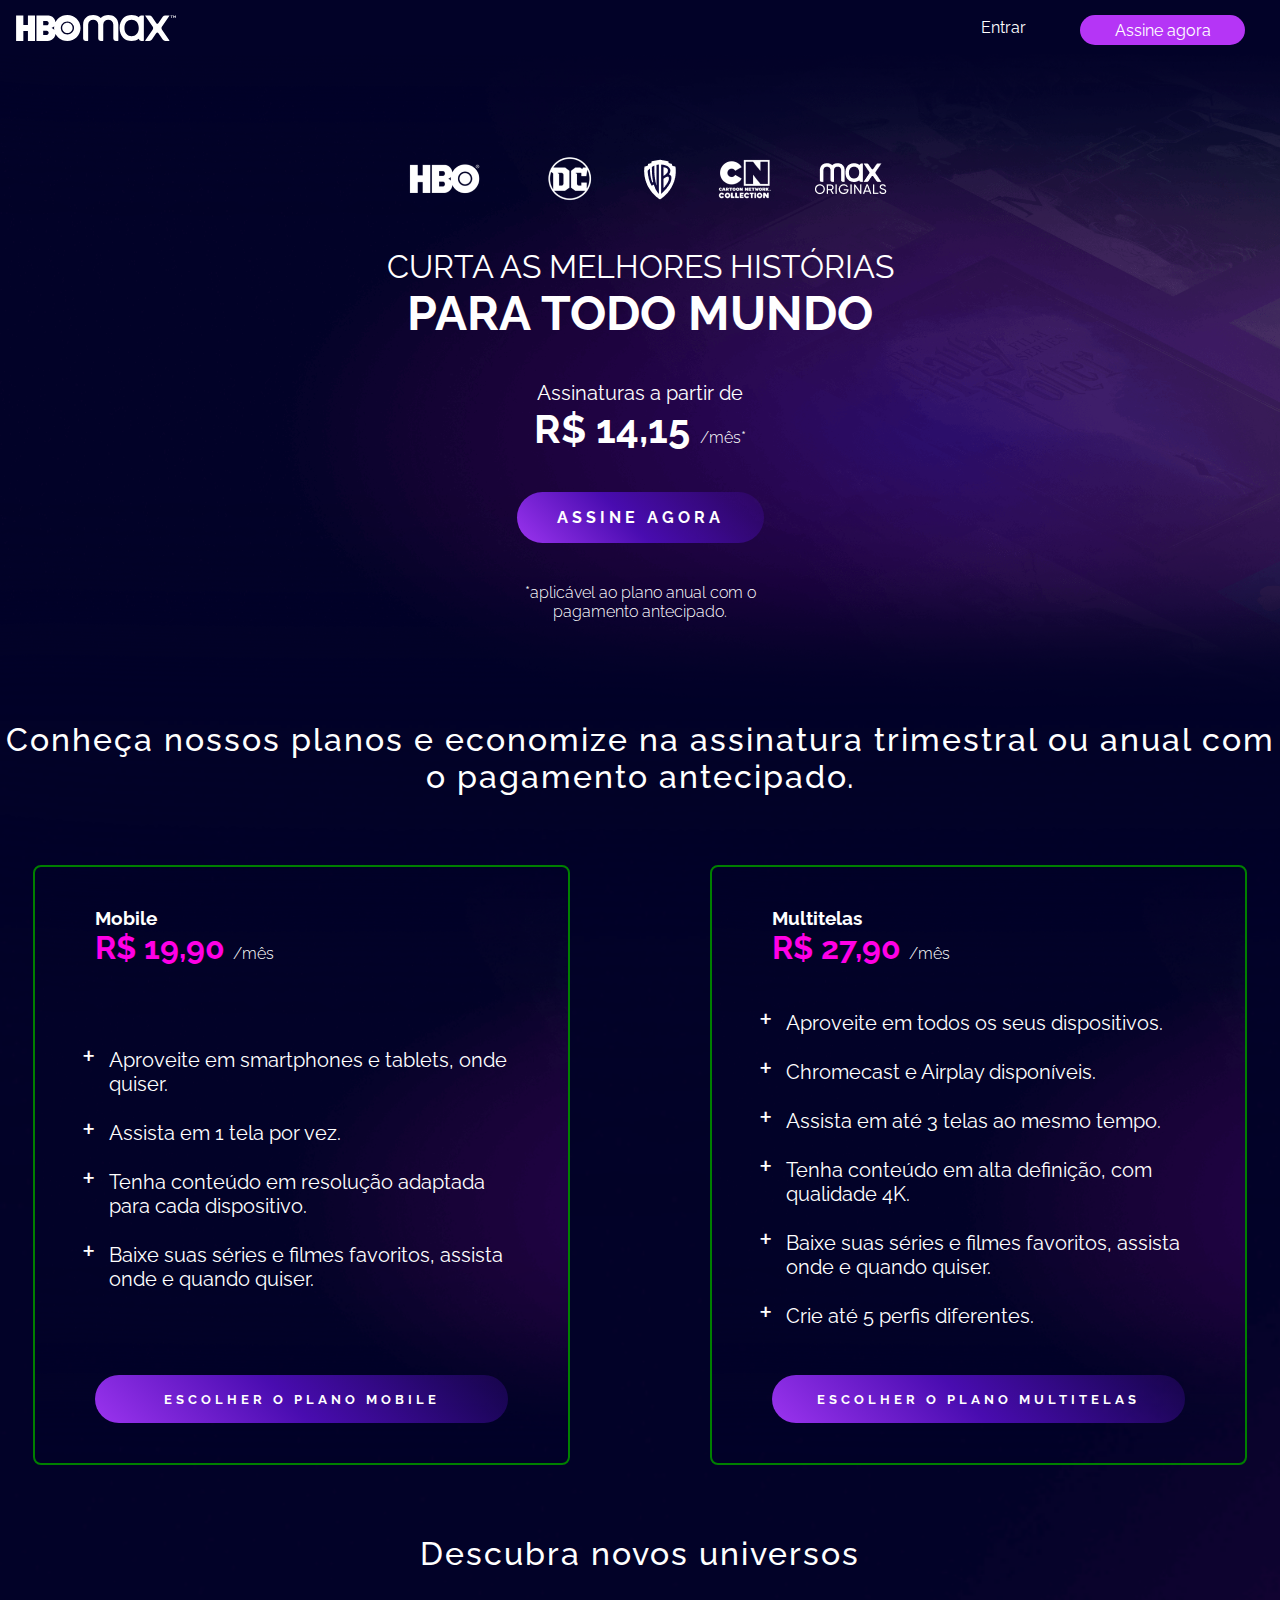
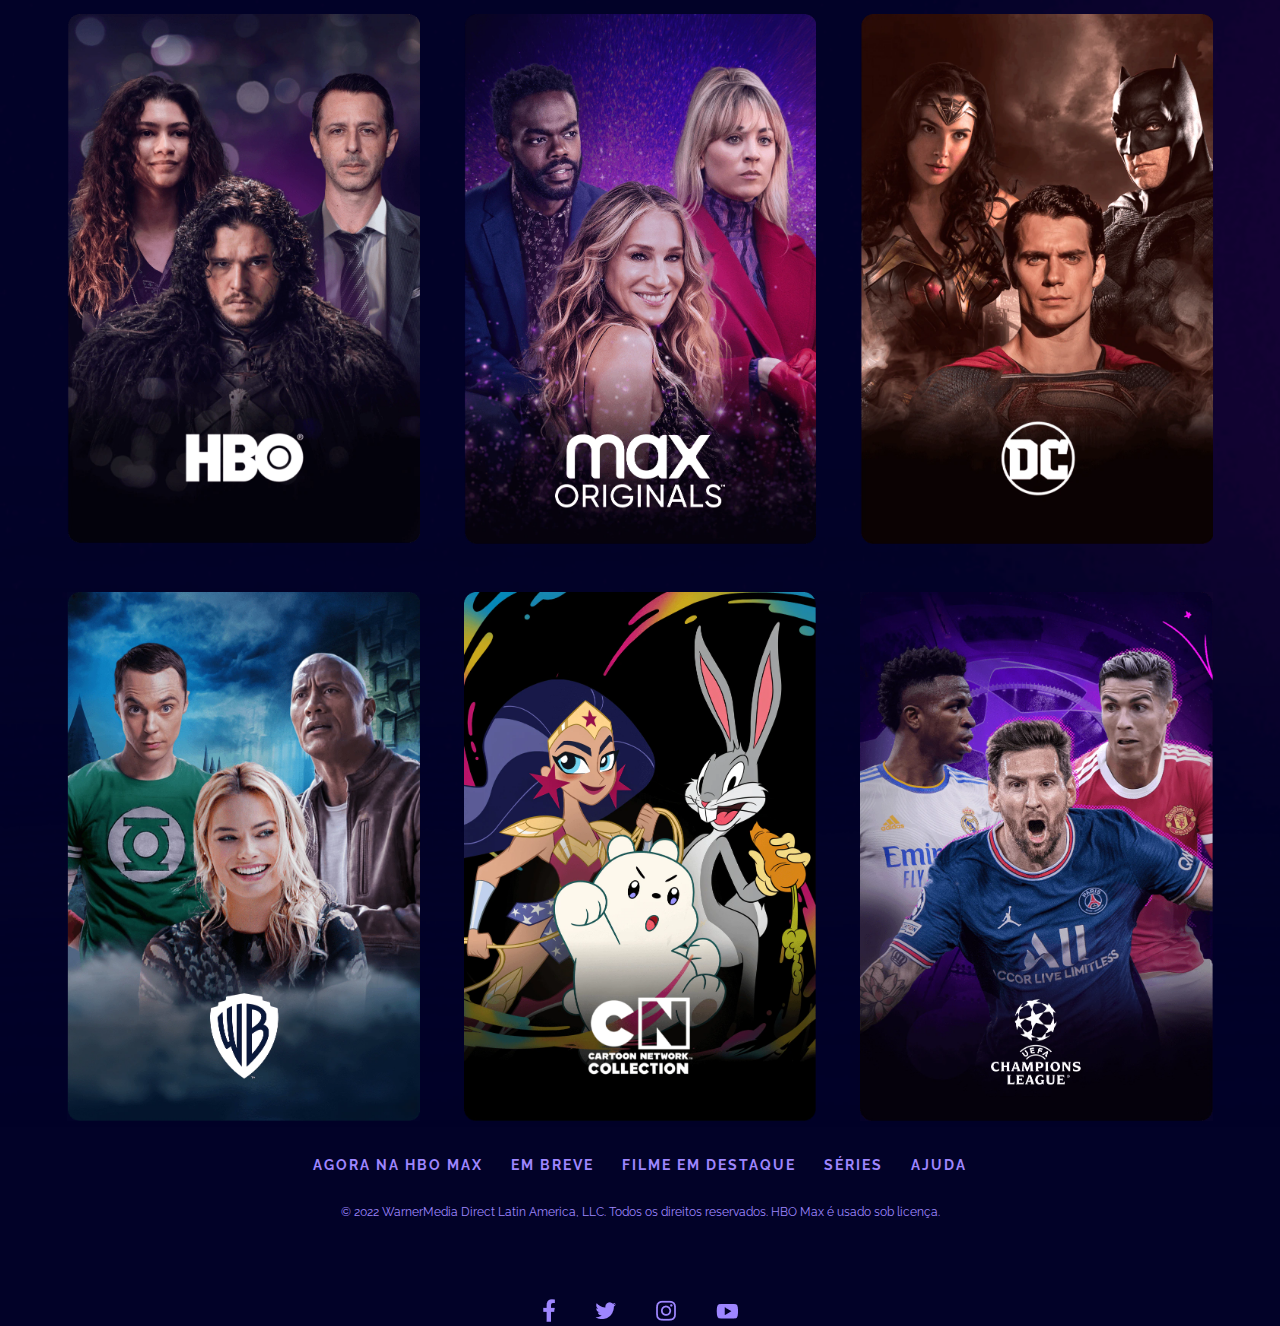
<file: index.html>
<!DOCTYPE html>
<html lang="pt-br">
<head>
    <meta charset="UTF-8">
    <meta name="viewport" content="width=device-width, initial-scale=1.0">
    <title>Clonando a Pagina do HBO MAX</title>
    <link rel="stylesheet" href="./assets/css/style.css">
    <link rel="stylesheet" href="./assets/css/reset.css">
    <link rel="stylesheet" href="./assets/css/responsivo.css">
    <link rel="shortcut icon" href="./assets/images/hbo_max_followup_logo.jpg" type="image/x-icon">
    <link rel="preconnect" href="https://fonts.googleapis.com">
    <link rel="preconnect" href="https://fonts.gstatic.com" crossorigin>
    <link href="https://fonts.googleapis.com/css2?family=Quicksand:wght@300;400;500;600;700&family=Raleway:wght@300;400;500;700&display=swap" rel="stylesheet">
    
</head>
<body>
   
        <menu class="menu">
            <a href="index.html" class="menu_logo">
                <img src="./assets/images/hbo-logo.svg" alt="logotipo HBO MAX" width="200px" class="menu_logo_image">
            </a>
            <div  class="button_menu">
                <a href="entrar.html" target="_blank" id="button_login">Entrar</a>
                <a href="#assinatura" id="button_assinatura">Assine agora</a>
            </div>

        </menu>
        <header class="header"> 
        <div class="headercontent">
            <div class="header_channels">
                <img class="header_channel" src="./assets/images/hbo.png" alt="HBO">
                <img  class="header_channel" src="./assets/images/dc.png" alt="DC">
                <img  class="header_channel" src="./assets/images/wb.png" alt="Wanner Bros">
                <img  class="header_channel" src="./assets/images/cartoon-network_neutral.png" alt="Cartoon Network">
                <img  class="header_channel" src="./assets/images/max_originals.png" alt="Max Originals">
            </div>
            <h1 class="header_title">
                <span class="header_title_light">
                    Curta as Melhores Histórias
                </span>
                Para Todo  Mundo
            </h1>
            
            <div class="offer">
                <p>Assinaturas a partir de</p>
                <p class="offer_price">R$ 14,15 
                <span class="offer_price_small">
                     /mês*
                </span>
                </p>
            </div>
             <a href="#assinatura" class=" button button_gradient header_button">Assine agora</a>
            <p class="text_small">
                *aplicável ao plano anual com o pagamento antecipado.
            </p>
        </div> 
    </header>

    <main>
        
        <section id="assinatura" class="assinatura">
            <div class="container">
                <h2 class="title">
                    Conheça nossos planos e economize na assinatura trimestral ou anual
                    com o pagamento antecipado.
                </h2>
                <div class="planos_assinaturas">
                    <div class="assinatura_cards">
                        <div class="planos">
                             <h3>Mobile</h3>
                             <p class="assinatura_price">
                                R$ 19,90
                                <span class="text_small">
                                     /mês
                                </span>
                             </p>
                        </div>
                        <ul class="subscription_goals">
                            <li class="assinatura_description">
                                Aproveite em smartphones e tablets, onde quiser.
                            </li>
                            <li class="assinatura_description">
                                Assista em 1 tela por vez.
                            </li>
                            <li class="assinatura_description">
                                Tenha conteúdo em resolução adaptada para cada dispositivo.
                            </li>
                            <li class="assinatura_description">
                                Baixe suas séries e filmes favoritos, assista onde e quando
                    quiser.
                            </li>
                        </ul>
                        <button class="button button_gradient">Escolher o Plano Mobile</button>
                    </div>
                    
                     <div class="assinatura_cards"> 
                      <div class="planos">
                          <h3>Multitelas</h3>
                          <p class="assinatura_price">
                            R$ 27,90
                             <span class="text_small">/mês</span>
                          </p>
                      </div>
                      <ul class="subscription_goals">
                        <li class="assinatura_description"> Aproveite em todos os seus dispositivos.</li>
                        <li class="assinatura_description">Chromecast e Airplay disponíveis.
                        </li>
                        <li class="assinatura_description">Assista em até 3 telas ao mesmo tempo.</li>
                        <li class=" assinatura_description">Tenha conteúdo em alta definição, com qualidade 4K.</li>
                        <li class="assinatura_description">Baixe suas séries e filmes favoritos, assista onde e quando
                            quiser.</li>
                        <li class="assinatura_description">Crie até 5 perfis diferentes.</li>
                      </ul>
                      <button class="button button_gradient">Escolher o Plano Multitelas</button>
                     </div>
                   
                </div>

            </div>

        </section>
        <section id="contents" class=" contentscontainer">
            <h2 class="title">Descubra novos universos</h2>
            <div class="contents_container">
                <div class="contents_card">
                    <img class="contents_image" src="./assets/images/hbo-default_0.webp" alt="HBO">
                </div>
                <div class="contents_card">
                    <img class="contents_image" src="./assets/images/MAX-Default.webp" alt="Max Originals">
                </div>
                <div class="contents_card">
                    <img class="contents_image" src="./assets/images/DC_Default.webp" alt="DC">
                </div>
                <div class="contents_card">
                    <img class="contents_image" src="./assets/images/WB-Default.webp" alt="Warner Bros">
                </div>
                <div class="contents_card">
                    <img class="contents_image" src="./assets/images/CN-Default.webp" alt="Cartoon Network">
                </div>
                <div class="contents_card">
                    <img class="contents_image" src="./assets/images/UCL-Default.webp" alt="UEFA Chapions League">
                </div>
                
            </div>
        </section>
    </main>
    <footer class="footer_container">
        <div class="footer"> 
        <a class="footer_link" href="https://www.hbomax.com/br/pt/sitemap"target="_blank" >
            agora na HBO MAX
        </a>
        <a class="footer_link" href="https://www.hbomax.com/br/pt/coming-soon"target="_blank" >
            em breve
        </a>
        <a class="footer_link" href="https://www.hbomax.com/br/pt/feature"target="_blank" >
            filme em destaque
        </a>
        <a class="footer_link" href="https://www.hbomax.com/br/pt/series"target="_blank" >
            séries
        </a>
        <a class="footer_link" href="https://help.hbomax.com/br" target="_blank">
            ajuda
        </a>
        </div>
        <p class="footer_p">© 2022 WarnerMedia Direct Latin America, LLC. Todos os direitos
            reservados. HBO Max é usado sob licença.</p>
        <div class="footersocialmedia">
              <a href="https://www.facebook.com/HBOMaxBr/"target="_blank" >
                <img src="./assets/images/fb_0.png" class="footersociallink"  alt="Icone do Facebook">
              </a>
              <a href="https://www.twitter.com/HBOMaxBr/" target="_blank">
                <img src="./assets/images/twitter_0.png" class="footersociallink" alt="Icone do Twitter">
              </a>
              <a href="https://www.instagram.com/HBOMaxBr/"target="_blank" >
                <img src="./assets/images/instagram_0.png" class="footersociallink"  alt="Icone do Instagram">
              </a>
              <a href="https://www.youtube.com/HBOMaxBr/" target="_blank">
                <img src="./assets/images/youtube_0.png" class="footersociallink"  alt="Icone do Youtube">
              </a>
        </div>
    </footer>

</body>
</html>
</file>
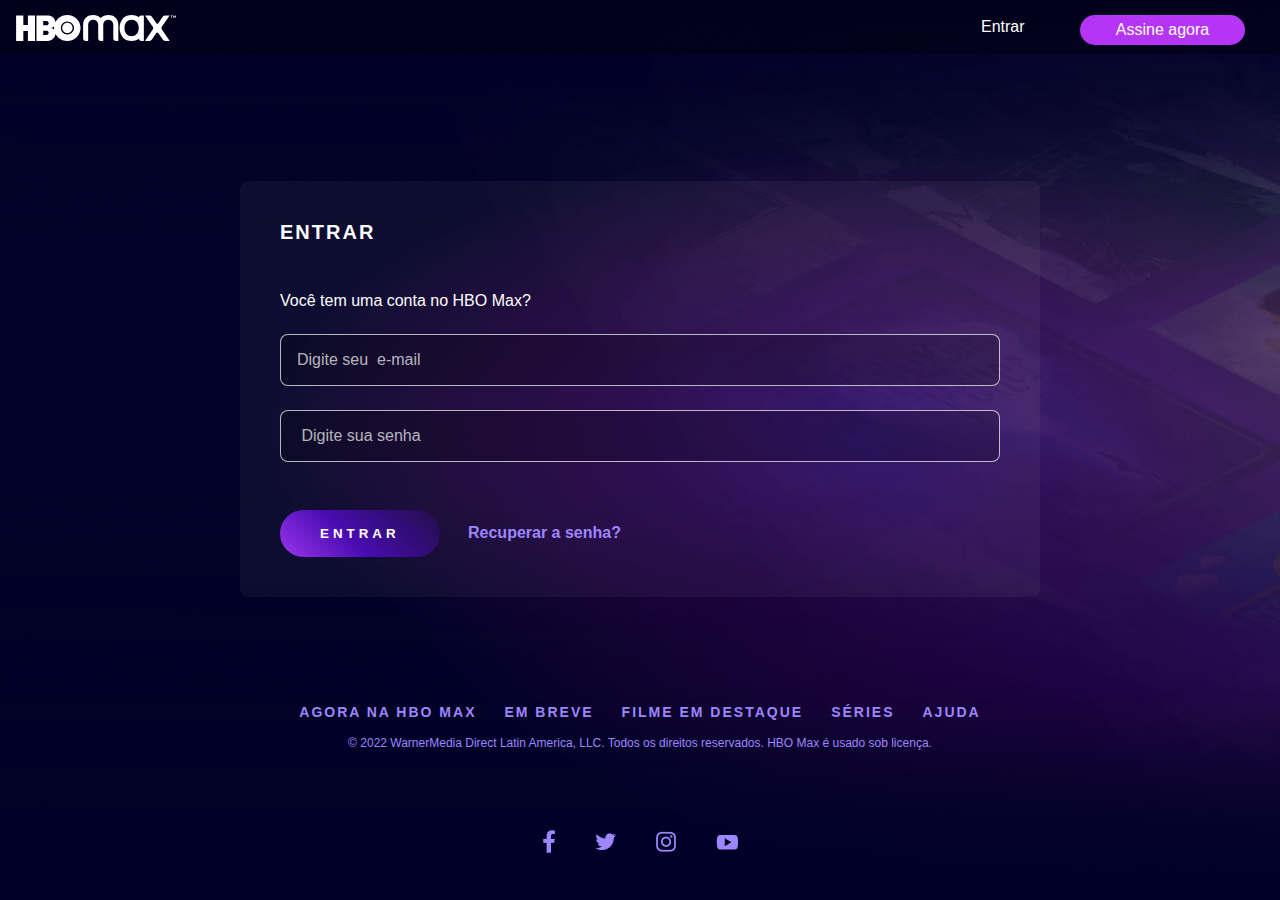
<file: entrar.html>
<!DOCTYPE html>
<html lang="pt-br">
<head>
    <meta charset="UTF-8">
    <meta name="viewport" content="width=device-width, initial-scale=1.0">
    <link rel="stylesheet" href="./assets/css/entrar.css">
    <link rel="shortcut icon" href="./assets/images/UCL-Hover.webp" type="image/x-icon">
    <title>HBO Login</title>
</head>
<body>
    <menu class="menu">
            <a href="index.html" class="menu_logo">
                <img src="./assets/images/hbo-logo.svg" alt="logotipo HBO MAX" width="200px" class="menu_logo_image">
            </a>
            <div class="button_menu">
                <a href="entrar.html"  id="button_login">Entrar</a>
                <a href="#assinatura" id="button_assinatura">Assine agora</a>
            </div>

        
    </menu>
    <main class="container">
        <form action="" class="login">
            <h1 class="login_title">Entrar</h1>
            <label for="" class="login_label">Você tem uma conta no HBO Max?</label>
            <input type="email" name="e-mail" id="email" class="login_campo" placeholder="Digite seu  e-mail">
            <input type="password" name="password" id="password"class="login_campo"  placeholder=" Digite sua senha" minlength="8">
            <div class="login_actions">
            <button type="submit" class="button button_gradient">Entrar</button>
            <a href="#" class="login_link">Recuperar a senha?</a>
             </div>

        </form>

    </main>
    <footer>
        <footer class="footer_container">
            <div class="footer"> 
            <a class="footer_link" href="https://www.hbomax.com/br/pt/sitemap"target="_blank" >
                agora na HBO MAX
            </a>
            <a class="footer_link" href="https://www.hbomax.com/br/pt/coming-soon"target="_blank" >
                em breve
            </a>
            <a class="footer_link" href="https://www.hbomax.com/br/pt/feature"target="_blank" >
                filme em destaque
            </a>
            <a class="footer_link" href="https://www.hbomax.com/br/pt/series"target="_blank" >
                séries
            </a>
            <a class="footer_link" href="https://help.hbomax.com/br" target="_blank">
                ajuda
            </a>
            </div>
            <p class="footer_p">© 2022 WarnerMedia Direct Latin America, LLC. Todos os direitos
                reservados. HBO Max é usado sob licença.</p>
            <div class="footersocialmedia">
                  <a href="https://www.facebook.com/HBOMaxBr/"target="_blank" >
                    <img src="./assets/images/fb_0.png" class="footersociallink"  alt="Icone do Facebook">
                  </a>
                  <a href="https://www.twitter.com/HBOMaxBr/" target="_blank">
                    <img src="./assets/images/twitter_0.png" class="footersociallink" alt="Icone do Twitter">
                  </a>
                  <a href="https://www.instagram.com/HBOMaxBr/"target="_blank" >
                    <img src="./assets/images/instagram_0.png" class="footersociallink"  alt="Icone do Instagram">
                  </a>
                  <a href="https://www.youtube.com/HBOMaxBr/" target="_blank">
                    <img src="./assets/images/youtube_0.png" class="footersociallink"  alt="Icone do Youtube">
                  </a>
            </div>
        </footer>
    
    </footer>
</body>
</html>
</file>
<file: assets/css/style.css>
@import url("./reset.css");



:root {
  --primary-color: #020228;
  --secondary-color: #ff00e5;
  --tertiary-color: #b535f6;
  --btn-bg-color-gradient: linear-gradient(
    45deg,
    #9b34ef 0%,
    #490cb0 20%,
    transparent 50%
  );
  --btn-link-bg-color: #fff;
  --btn-link-color: #000;
  --card-bg-color: linear-gradient(0deg, transparent, #3b1e63);
  --divider-bg-color: linear-gradient(
    90deg,
    #5516ba,
    rgba(255, 0, 229, 0.5) 80%
  );
  --nav-bg-color: rgba(0, 0, 0, 0.3);
  --text-color: #fff;
  --link-color: #9e86ff;
  --form-bg-color: rgba(211, 211, 211, 0.06);
  --form-field-bg-color: rgba(0, 0, 0, 0.2);
  --form-field-border: 1px solid rgba(255, 255, 255, 0.7);
  --form-field-placeholder: rgba(255, 255, 255, 0.7);
  --form-field-error: rgb(255, 76, 76);

  scroll-behavior: smooth;
}



 /********************MENU***********************************/  
 

.menu {
  width: 100%;
  padding: 20px 16px;
  margin:20px 40px 50px 90px;
  position: fixed;
  top: 0;
  display: flex;
  justify-content: space-between;
  align-items: center;
  background-color: var(--nav-bg-color);
  z-index: 1;
}

.menu_logo {
  max-width: 160px;
  padding-top: 6px;
}

.menu_logo_image {
  width: 100%;
}
   /*********** BOTOES DO MENU***************/

.button_menu {
  width: 18em;
  display: flex;
  flex-direction: row;
  align-items: center;
  text-align: center;
  justify-content: space-between;
  padding: 10px 5px;
}
#button_login a {
  color: var(--text-color);
  text-decoration: none;
  font-family: "Raleway";
  text-transform: uppercase;
  font-size: 14px;
  font-weight: 700;
  letter-spacing: 2px;
}
#button_assinatura {
  width: 165px;
  height: 30px;
  border-radius: 18px;
  border: 0;
  padding: 6px 18px;
  margin: 8px 14px 3px 15px;
  background-color: var(--tertiary-color);
  border-color: var(--tertiary-color);
  
}

#button_assinatura:hover{
  background-color:var(--secondary-color);
  transform: scale(1.05);
}

   /********************HEADER***********************************/                                 
.header{
  position: relative;
  margin-top: 50px;
  padding: 100px 300px;
  background: linear-gradient(-45deg, #56125b, #0f0f10, #271e6e);
  background-size: 400% 400%;
  animation: gradient 10s ease infinite alternate;
  background:url("../images/background-movies-series.png")  no-repeat;

}
/*
.header::after{
  content: "";
  width: 100%;
  height: 100px;
  position:absolute;
  bottom: 0;
  
}
*/
.headercontent{
  margin: auto;
  display:flex;
  flex-direction: column;
  align-items: center;
  gap: 40px;
  padding: 0 40px;
}

.header_channels{
  display:flex;
  flex-wrap: wrap;
  justify-content: center;
  gap: 24px;
}

.header_channel{
  object-fit: contain;
  
}

.header_title{
  text-transform:uppercase;
  text-align: center;
  font-size: 3rem;
}

.header_title_light{
  display: block;
  font-weight: lighter;
  font-size: 2rem;
}

.header .text_small{
  max-width: 300px;
  text-align: center;
}

.header_button{
  animation: wiggle 1.2s linear infinite;
  cursor: pointer;
  
}
.button {
  padding: 16px 40px;
  background-color: var(--tertiary-color);
  border-radius: 500px;
  font-weight: 700;
  color: var(--text-color);
  text-transform: uppercase;
  text-decoration: none;
  letter-spacing: 4px;
  border: none;
  cursor: pointer;
}

.button.button_gradient {
  cursor: pointer;
  background: var(--btn-bg-color-gradient);
  outline: 3px solid transparent;
  transition: background 1s, outline 1s, transform 1s;
  background-size: 250%;
}

.button.button_gradient:hover {
  background-color: transparent;
  background-position: 100%;
  outline: 2px solid var(--secondary-color);
  transform: scale(1.05);
  
}


/*******************MAIN****************************************/



main{
  background: url("../images/background-movies-series.png") no-repeat;
  background-size: cover;
}
section{

scroll-margin-top: 80px;
}

.text_small {
  font-size: 1rem;
  font-weight: 300;
}

/********************DIVIDER***********************************/ 
/*
.divider{
  width: 70%;
  max-width: 700px;
  height: 5px;
  background: var(--divider-bg-color);
  
}*/

.offer{
  text-align: center;
  font-size: 1.25rem;
}

.offer_price{
  font-family: "Raleway", sans-serif;
  font-size: 2.5rem;
  font-weight: bold;

}

.offer_price_small{
  font-size: 1rem;
  font-weight: 300;
}

.title {
  font-size: 2rem;
  font-weight: 500;
  display: flex;
  justify-content: center;
  text-align: center;
  letter-spacing: 2px;
  
  
}

/********************PLANOS  ASSINATURAS **********************************/ 

.assinatura{
  margin: 0px 3px 0px 3px;
}



.planos_assinaturas{
  display: flex;
  justify-content: space-around;
  gap: 80px;
  margin: 40px 0;
  perspective: 2000px;
  perspective-origin: top;
  
  
  }

.plano{
    display: flex;
    justify-content: space-between;
    font-size: 1.25rem;
    margin-bottom: 16px;
    
  }

.assinatura_cards{
  border:  2px solid green;
  background-color: var(--card-bg-color);
  padding: 40px 60px;
  margin: 30px 30px;
  border-radius: 8px;
  display: flex;
  min-height: 600px;
  flex-direction: column;
  justify-content: space-between;
  transition: transform 1s ease-in-out;
  background:url("../images/background-movies-series.png")  no-repeat;
  background-size:cover;
  position: relative;

}
.planos_assinaturas:has(.assinatura_cards:nth-child(1):hover)
    .assinatura_cards:nth-child(2){
      transform: rotateY(-45deg);
}

.planos_assinaturas:has(.assinatura_cards:nth-child(2):hover)
    .assinatura_cards:nth-child(1){
      transform: rotateY(45deg);
}

.assinatura_description {
   text-align: left;
   list-style: none;
   font-size: 1.25rem;
   margin-bottom: 14px;
   padding-left: 14px;
}


.assinatura_price{
  font-size: 2rem;
  font-family: "Raleway",sans-serif;
  color: var(--secondary-color);
  font-weight: 700;

}
.assinatura_price .text_small{
  color: var(--text-color);
}

.assinatura_description::marker{
  content: "+";
  font-size: 2rem;
  margin: 0 8px 0 0;
}


 h3{
  color: #fff;
  font-family: "Raleway";
  display: block;
  font-size: 1.17em;
  font-weight: bold;

 }
/********************CONTENTS***********************************/ 
.contents{
   margin: 100px auto;
}

.contents_container{
  margin: 40px 35px  0px  35px;
  display: grid;
  grid-template-columns: repeat(3, 1fr);
  gap:40px;
}

.contents_card{
  border-radius: 16px;
  background-repeat: no-repeat;
  background-size: cover;
  background-position: center;
  border: 2px solid transparent;
  transition: transform 0.8s, border 1s;

}

.contentscontainer{
  margin: 30px;
}

.contents_card:hover{
  transform: scale(1.05);
  border:  2px solid var(--tertiary-color);
}

.contents_card:hover .contents_image{
  opacity: 0;
}
.contents_image{
  width: 100%;
  object-fit: cover;
  object-position: center;
  transition: opacity 2s;
}

/**************************HBO CONTENT***********************************/ 

.contents_card:nth-child(1):hover{
  background-image: url("../images/hbo-hover_0.webp");

}


/**************************MAX ORIGINALS CONTENT**************************/ 

.contents_card:nth-child(2):hover{
  background-image: url("../images/MAX-Hover.webp");

}

/************************** DC CONTENT***********************************/ 

.contents_card:nth-child(3):hover{
  background-image: url("../images/DC-Hover.webp");

}

/************************** WB CONTENT***********************************/ 

.contents_card:nth-child(4):hover{
  background-image: url("../images/WB-Hover.webp");

}


/************************** CN CONTENT***********************************/ 

.contents_card:nth-child(5):hover{
  background-image: url("../images/CN-Hover.png");

}

/************************** CHAMPIONS LEAGUE CONTENT***********************/ 

.contents_card:nth-child(6):hover{
  background-image: url("../images/UCL-Hover.webp");

}








/********************FOOTER***********************************/ 

.footer{
   display: flex;
   justify-content: center;
}



.footer_link{
  
  font-family: "Raleway", sans-serif;
  font-weight: bold;
  color: var(--link-color);
  text-transform: uppercase;
  text-decoration: none;

  margin: 0 14px;
  letter-spacing: 2px;
  transition: color 0.5s;
  font-size: 0.875rem;
  
}

.footer_link:hover {
  color: var(--text-color);
 
}

.footer_p{
  display: flex;
  align-items: center;
  justify-content: center;
  font-size: 0.75rem;
  margin: 16px 0;
  color: var(--link-color);
}


.footersocialmedia{
  display: flex;
  justify-content: center;
  align-items: center;
  gap: 40px;
  margin-top: 80px;
}
</file>
<file: assets/css/responsivo.css>
@import url("./reset.css");




/*******************MEDIA QUERIES***********************************/ 

@media screen  and (max-width:1200px) {
  

    .planos_assinatura{
      display: grid;
      grid-template-columns: repeat(1,1fr);
      margin: 10px 20px 15px 10px;
      gap:40px;
    }
    .contents_container{
        gap:32px;
    }
}
.header_channel{
  display:flex;
  flex-direction: row;

}


@media screen  and (max-width:1140px) {
    .assinatura_cards{
      display:flex;
      justify-content: center;
        flex-direction:column;
        align-self: center;
    }
    .assinatura_cards{
        max-width: 600px;
    }
}
.header_channel{
  display:flex;
  flex-direction: row;

}

@media screen and (max-width: 800px) {
  
  .planos_assinatura{
    display: grid;
    grid-template-columns: repeat(1,1fr);
    margin: 10px 20px 15px 10px;
    gap:40px;

  }
    .contents_container {
      grid-template-columns: repeat(2, 1fr);
    }
  }

  .header_channel{
    display:flex;
  flex-direction: row;

  }

@media screen and (max-width: 480px) {


    .assinatura_price {
      font-size: 1.5rem;
    }
  
    .assinatura_description {
      font-size: 1rem;
    }
  
    .plano {
      flex-direction: column;
      justify-content: center;
    }
  
    .assinatura_cards {
      padding: 40px;
      
    }
  
    .contents_container {
      grid-template-columns: repeat(6, 100%);
      grid-auto-flow: column;
      overflow: auto hidden;
    }




}



@media (pointer: coarse) {
    .contents_card:hover {
      transform: none;
    }
  
    .planos_assinatura:has(.assinatura_cards:nth-child(1):hover)
      .assinatura_cards:nth-child(2),
    .planos_assinatura:has(.assinatura_cards:nth-child(2):hover)
      .assinatura_cards:nth-child(1) {
      transform: none;
    }
  }











/********************ANIMATIONS***********************************/ 
@keyframes gradient{
    0%{
        background-position: 0 50%;
    }
    50%{
        background-position: 100% 50% ;
    }
    100%{
        background-position: 0 50%;
    }
}



@keyframes wiggle{
    0%{
      transform:rotate(0);
    }

    
    10%{
         transform:rotate(0);
    }

    15%{
        transform: rotate(-15deg);
    }
    20%{
        transform: rotate(10deg);
    }
    25%{
        transform: rotate(-10deg);
    }
    30%{
        transform: rotate(10deg);
    }
    35%{
        transform: rotate(-10deg);
    }
    40%,
    100%{
        transform: rotate(0);
    }
}
</file>
<file: assets/css/entrar.css>
@import url("./reset.css");


@import url("./style.css");



body{
  background-image: url("../images/background-movies-series.png");
  background-size: cover;
  height: 100vh;
  
}

.menu{
    
   margin: 0px 0px 0px 0px;
  
    position: relative;
  }


.container{
  display: flex;
  justify-content: center;
  align-items: center;
  font-family: "Quicksand", cursive;
  width: 100%;
  height: 70%;
  padding: 24px;
  margin-top: 20px;
}

.login{
   width: 100%;
   max-width: 800px;
   background-color: var(--form-bg-color);
   border-radius: 8px;
  display: flex;
  flex-direction: column;
  gap: 24px;
  padding: 40px;
   
}

.login_title{
   letter-spacing: 2px;
  text-transform: uppercase;
  font-size: 1.25rem;
  margin-bottom: 24px;
}

.login_label {
    text-align: left;
  }

.login_campo{
  background: var(--form-field-bg-color);
  border: var(--form-field-border);
  border-radius: 8px;
  color: var(--text-color);
  padding: 16px;
  font-size: 1rem;
}


  .login_campo::placeholder {
    color: var(--form-field-placeholder);
  }
  
  .login_campo:invalid {
    border-color: var(--form-field-error);
  }
  
  .login_actions {
    margin-top: 24px;
    text-align: left;
  }
  
  .login_link {
    color: var(--link-color);
    text-decoration: none;
    margin-left: 24px;
    font-weight: bold;
  }


     
/* Media Queries */

@media screen and (max-width: 480px) {
    body {
      height: auto;
    }
  
    .login_actions .button {
      display: block;
      margin-bottom: 24px;
    }
  
    .login_link {
      margin: 0;
      
    }
  }
</file>
